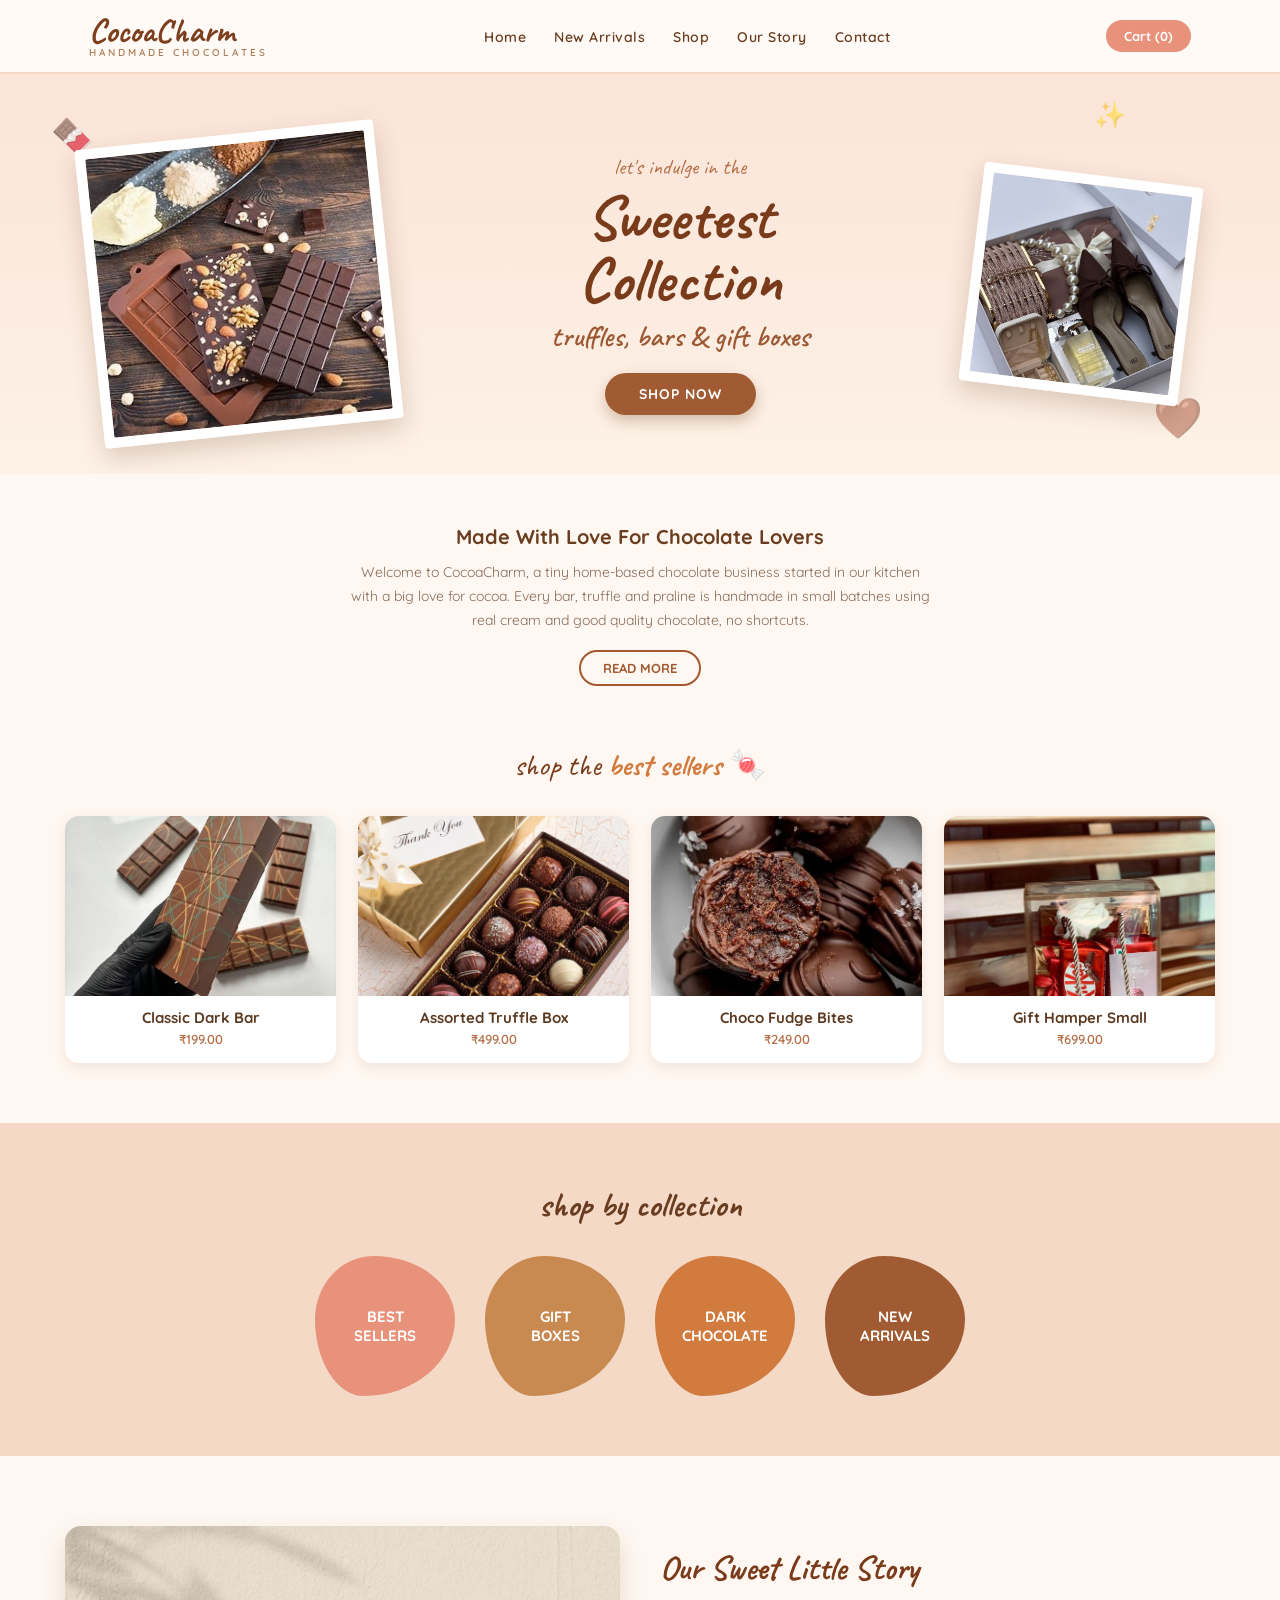
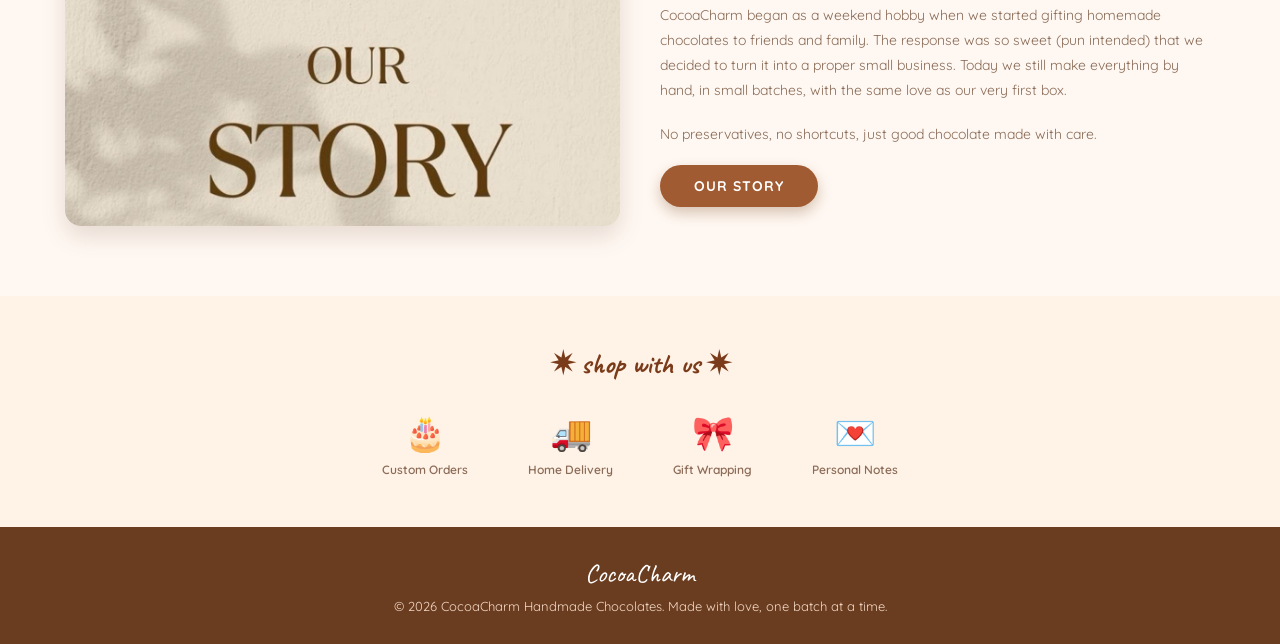
<file: Web_Task1_LandingPage/index.html>
<!DOCTYPE html>
<html lang="en">
<head>
<meta charset="UTF-8">
<meta name="viewport" content="width=device-width, initial-scale=1.0">
<title>CocoaCharm - Handmade Chocolates</title>

<!-- fonts -->
<link rel="preconnect" href="https://fonts.googleapis.com">
<link href="https://fonts.googleapis.com/css2?family=Quicksand:wght@400;500;600;700&family=Caveat:wght@600;700&display=swap" rel="stylesheet">


<style>

  /*basic reset*/
  * {
    margin: 0;
    padding: 0;
    box-sizing: border-box;
  }

  body {
    font-family: 'Quicksand', sans-serif;
    background: #fff8f2;
    color: #4a2c1f;
  }

  a {
    text-decoration: none;
    color: inherit;
  }

  ul {
    list-style: none;
  }

  img {
    max-width: 100%;
    display: block;
  }

  .wrapper {
    max-width: 1150px;
    margin: 0 auto;
    padding: 0 24px;
  }

  /* script */
  .script {
    font-family: 'Caveat', cursive;
  }

  /* NAVBAR  */

  header {
    background: #fffaf6;
    border-bottom: 2px solid #f3d9c6;
    position: sticky;
    top: 0;
    z-index: 50;
  }

  .navwrap {
    display: flex;
    align-items: center;
    justify-content: space-between;
    padding: 14px 24px;
    max-width: 1150px;
    margin: 0 auto;
  }

  .logo {
    font-family: 'Caveat', cursive;
    font-size: 34px;
    font-weight: 700;
    color: #7b3f1d;
    display: flex;
    flex-direction: column;
    line-height: 1;
  }
  .logo span {
    font-family: 'Quicksand', sans-serif;
    font-size: 10px;
    letter-spacing: 3px;
    color: #a97a55;
    font-weight: 600;
  }

  nav ul {
    display: flex;
    gap: 28px;
  }

  nav a {
    font-size: 14px;
    font-weight: 600;
    color: #6b3d20;
    letter-spacing: 0.5px;
  }

  nav a:hover {
    color: #d17b3f;
  }

  .navicons {
    display: flex;
    gap: 18px;
    align-items: center;
  }

  .cart-btn {
    background: #e8927c;
    color: white;
    padding: 8px 18px;
    border-radius: 20px;
    font-weight: 700;
    font-size: 13px;
  }

  /*HERO  */

  .hero {
    background: linear-gradient(180deg, #fbe4d8 0%, #fdf1e6 100%);
    padding: 60px 0 40px;
    position: relative;
    overflow: hidden;
  }

  .hero-inner {
    display: flex;
    align-items: center;
    justify-content: space-between;
    gap: 30px;
    flex-wrap: wrap;
  }

  .hero-photo {
    width: 300px;
    border: 10px solid white;
    box-shadow: 0 10px 25px rgba(90, 50, 20, 0.2);
    transform: rotate(-6deg);
    border-radius: 4px;
  }

  .hero-photo img {
    border-radius: 2px;
    width: 100%;
    height: 280px;
    object-fit: cover;
  }

  .hero-text {
    text-align: center;
    flex: 1;
    min-width: 260px;
  }

  .hero-text .eyebrow {
    font-family: 'Caveat', cursive;
    font-size: 22px;
    color: #b5714a;
  }

  .hero-text h1 {
    font-family: 'Caveat', cursive;
    font-size: 62px;
    color: #7a3b1a;
    line-height: 1;
    margin: 6px 0;
  }

  .hero-text h2 {
    font-family: 'Caveat', cursive;
    font-size: 30px;
    font-weight: 600;
    color: #9c5a34;
    margin-bottom: 18px;
  }

  .btn-main {
    display: inline-block;
    background: #a15b32;
    color: white;
    padding: 12px 34px;
    border-radius: 30px;
    font-weight: 700;
    font-size: 14px;
    letter-spacing: 1px;
    box-shadow: 0 6px 14px rgba(120,70,30,0.3);
  }

  .btn-main:hover {
    background: #8a4a26;
  }

  .hero-photo2 {
    width: 220px;
    border: 10px solid white;
    box-shadow: 0 10px 25px rgba(90, 50, 20, 0.2);
    transform: rotate(7deg);
    border-radius: 4px;
  }

  .hero-photo2 img {
    border-radius: 2px;
    width: 100%;
    height: 200px;
    object-fit: cover;
  }

  /* little decorationse  */
  .deco {
    position: absolute;
    opacity: 0.6;
  }
  .deco.one { top: 10%; left: 4%; font-size: 34px; }
  .deco.two { bottom: 8%; right: 6%; font-size: 40px; }
  .deco.three { top: 6%; right: 12%; font-size: 26px; }

  /* INTRO TEXT */

  .intro {
    text-align: center;
    padding: 50px 20px 20px;
    max-width: 620px;
    margin: 0 auto;
  }

  .intro h3 {
    font-size: 20px;
    font-weight: 700;
    margin-bottom: 12px;
    color: #6b3d20;
  }

  .intro p {
    font-size: 14px;
    line-height: 1.7;
    color: #8a6b57;
    margin-bottom: 18px;
  }

  .btn-outline {
    display: inline-block;
    border: 2px solid #a15b32;
    color: #a15b32;
    padding: 8px 22px;
    border-radius: 30px;
    font-size: 13px;
    font-weight: 700;
  }

  .btn-outline:hover {
    background: #a15b32;
    color: white;
  }

  /* TOP SELLERS  */

  .sellers {
    padding: 40px 0 60px;
  }

  .section-title {
    text-align: center;
    margin-bottom: 32px;
  }

  .section-title .script {
    font-size: 30px;
    color: #7a3b1a;
  }

  .section-title .script b {
    color: #d17b3f;
  }

  .product-grid {
    display: grid;
    grid-template-columns: repeat(4, 1fr);
    gap: 22px;
  }

  .product-card {
    background: white;
    border-radius: 14px;
    overflow: hidden;
    box-shadow: 0 4px 14px rgba(122, 78, 40, 0.12);
    text-align: center;
    padding-bottom: 16px;
  }

  .product-card .imgbox {
    background: #fdece0;
    height: 180px;
    overflow: hidden;
  }

  .product-card .imgbox img {
    width: 100%;
    height: 100%;
    object-fit: cover;
  }

  .product-card h4 {
    margin-top: 12px;
    font-size: 15px;
    font-weight: 700;
    color: #5c3a22;
  }

  .product-card .price {
    color: #b5714a;
    font-size: 13px;
    margin-top: 4px;
    font-weight: 600;
  }

  /*SHOP BY COLLECTION  */

  .collection {
    background: #f3d9c6;
    padding: 60px 0;
    text-align: center;
  }

  .collection h3 {
    font-family: 'Caveat', cursive;
    font-size: 34px;
    color: #6b3d20;
    margin-bottom: 30px;
  }

  .blob-row {
    display: flex;
    justify-content: center;
    gap: 30px;
    flex-wrap: wrap;
  }

  .blob {
    width: 140px;
    height: 140px;
    display: flex;
    align-items: center;
    justify-content: center;
    color: white;
    font-weight: 700;
    font-size: 15px;
    text-align: center;
    border-radius: 42% 58% 65% 35% / 45% 45% 55% 55%;
    transition: transform 0.2s ease;
  }

  .blob:hover {
    transform: scale(1.06) rotate(2deg);
  }

  .blob.b1 { background: #e8927c; }
  .blob.b2 { background: #c98a52; }
  .blob.b3 { background: #d17b3f; }
  .blob.b4 { background: #a15b32; }

  /* STORY SECTION */

  .story {
    display: flex;
    align-items: center;
    gap: 40px;
    padding: 70px 0;
    flex-wrap: wrap;
  }

  .story-text {
    flex: 1;
    min-width: 260px;
  }

  .story-text h3 {
    font-family: 'Caveat', cursive;
    font-size: 34px;
    color: #7a3b1a;
    margin-bottom: 14px;
  }

  .story-text p {
    font-size: 14px;
    line-height: 1.8;
    color: #8a6b57;
    margin-bottom: 18px;
  }

  .story-img {
    flex: 1;
    min-width: 260px;
  }

  .story-img .photo-frame {
    background: #fdece0;
    border-radius: 16px;
    height: 300px;
    overflow: hidden;
    box-shadow: 0 10px 25px rgba(90,50,20,0.15);
  }

  .story-img .photo-frame img {
    width: 100%;
    height: 100%;
    object-fit: cover;
  }

  /* SHOP WITH US ICON STRIP  */

  .shopwithus {
    background: #fff2e6;
    padding: 50px 0;
    text-align: center;
  }

  .shopwithus h3 {
    font-family: 'Caveat', cursive;
    font-size: 28px;
    color: #7a3b1a;
    margin-bottom: 30px;
  }

  .icon-row {
    display: flex;
    justify-content: center;
    gap: 60px;
    flex-wrap: wrap;
  }

  .icon-item {
    font-size: 34px;
  }

  .icon-item p {
    font-size: 12px;
    margin-top: 8px;
    color: #8a6b57;
    font-weight: 600;
  }

  /* FOOTER */

  footer {
    background: #6b3d20;
    color: #f3d9c6;
    text-align: center;
    padding: 30px 10px;
    font-size: 13px;
  }

  footer .logo2 {
    font-family: 'Caveat', cursive;
    font-size: 26px;
    color: white;
    margin-bottom: 8px;
  }

  /* MOBILE */

  @media (max-width: 750px) {

    nav ul {
      display: none; 
    }

    .hero-text h1 {
      font-size: 44px;
    }

    .hero-photo, .hero-photo2 {
      width: 150px;
    }

    .product-grid {
      grid-template-columns: repeat(2, 1fr);
    }

    .story {
      flex-direction: column;
    }

    .blob {
      width: 110px;
      height: 110px;
      font-size: 13px;
    }
  }

</style>
</head>
<body>

  <header>
    <div class="navwrap">
      <div class="logo">CocoaCharm <span>HANDMADE CHOCOLATES</span></div>
      <nav>
        <ul>
          <li><a href="#">Home</a></li>
          <li><a href="#">New Arrivals</a></li>
          <li><a href="#">Shop</a></li>
          <li><a href="#">Our Story</a></li>
          <li><a href="#">Contact</a></li>
        </ul>
      </nav>
      <div class="navicons">
        <a href="#" class="cart-btn">Cart (0)</a>
      </div>
    </div>
  </header>

  <section class="hero">
    <span class="deco one">🍫</span>
    <span class="deco two">🤎</span>
    <span class="deco three">✨</span>
    <div class="wrapper hero-inner">

      <div class="hero-photo">
        <img src="assets/images/chocolate_bar.jpeg" alt="chocolate bar">
      </div>

      <div class="hero-text">
        <p class="eyebrow">let's indulge in the</p>
        <h1>Sweetest<br>Collection</h1>
        <h2>truffles, bars &amp; gift boxes</h2>
        <a href="#" class="btn-main">SHOP NOW</a>
      </div>

      <div class="hero-photo2">
        <img src="assets/images/gift_hamper.jpeg" alt="gift box">
      </div>

    </div>
  </section>

  <section class="intro wrapper">
    <h3>Made With Love For Chocolate Lovers</h3>
    <p>
      Welcome to CocoaCharm, a tiny home-based chocolate business started
      in our kitchen with a big love for cocoa. Every bar, truffle and
      praline is handmade in small batches using real cream and good
      quality chocolate, no shortcuts.
    </p>
    <a href="#" class="btn-outline">READ MORE</a>
  </section>

  <section class="sellers wrapper">
    <div class="section-title">
      <p class="script">shop the <b>best sellers</b> 🍬</p>
    </div>
    <div class="product-grid">

      <div class="product-card">
        <div class="imgbox"><img src="assets/images/bestseller_dark.jpeg" alt="Classic Dark Bar"></div>
        <h4>Classic Dark Bar</h4>
        <p class="price">₹199.00</p>
      </div>

      <div class="product-card">
        <div class="imgbox"><img src="assets/images/truffle.jpeg" alt="Assorted Truffle Box"></div>
        <h4>Assorted Truffle Box</h4>
        <p class="price">₹499.00</p>
      </div>

      <div class="product-card">
        <div class="imgbox"><img src="assets/images/fudge_bites.jpeg" alt="Choco Fudge Bites"></div>
        <h4>Choco Fudge Bites</h4>
        <p class="price">₹249.00</p>
      </div>

      <div class="product-card">
        <div class="imgbox"><img src="assets/images/small_hamper.jpeg" alt="Gift Hamper Small"></div>
        <h4>Gift Hamper Small</h4>
        <p class="price">₹699.00</p>
      </div>

    </div>
  </section>

  <section class="collection">
    <h3>shop by collection</h3>
    <div class="wrapper blob-row">
      <div class="blob b1">BEST<br>SELLERS</div>
      <div class="blob b2">GIFT<br>BOXES</div>
      <div class="blob b3">DARK<br>CHOCOLATE</div>
      <div class="blob b4">NEW<br>ARRIVALS</div>
    </div>
  </section>

  <section class="story wrapper">
    <div class="story-img">
      <div class="photo-frame"><img src="assets/images/our_story.jpeg" alt="our story"></div>
    </div>
    <div class="story-text">
      <h3>Our Sweet Little Story</h3>
      <p>
        CocoaCharm began as a weekend hobby when we started gifting
        homemade chocolates to friends and family. The response was so
        sweet (pun intended) that we decided to turn it into a proper
        small business. Today we still make everything by hand, in
        small batches, with the same love as our very first box.
      </p>
      <p>
        No preservatives, no shortcuts, just good chocolate made with
        care.
      </p>
      <a href="#" class="btn-main">OUR STORY</a>
    </div>
  </section>

  <section class="shopwithus">
    <h3>✷ shop with us ✷</h3>
    <div class="wrapper icon-row">
      <div class="icon-item">🎂<p>Custom Orders</p></div>
      <div class="icon-item">🚚<p>Home Delivery</p></div>
      <div class="icon-item">🎀<p>Gift Wrapping</p></div>
      <div class="icon-item">💌<p>Personal Notes</p></div>
    </div>
  </section>

  <footer>
    <div class="logo2">CocoaCharm</div>
    <p>&copy; 2026 CocoaCharm Handmade Chocolates. Made with love, one batch at a time.</p>
  </footer>

</body>
</html>
</file>
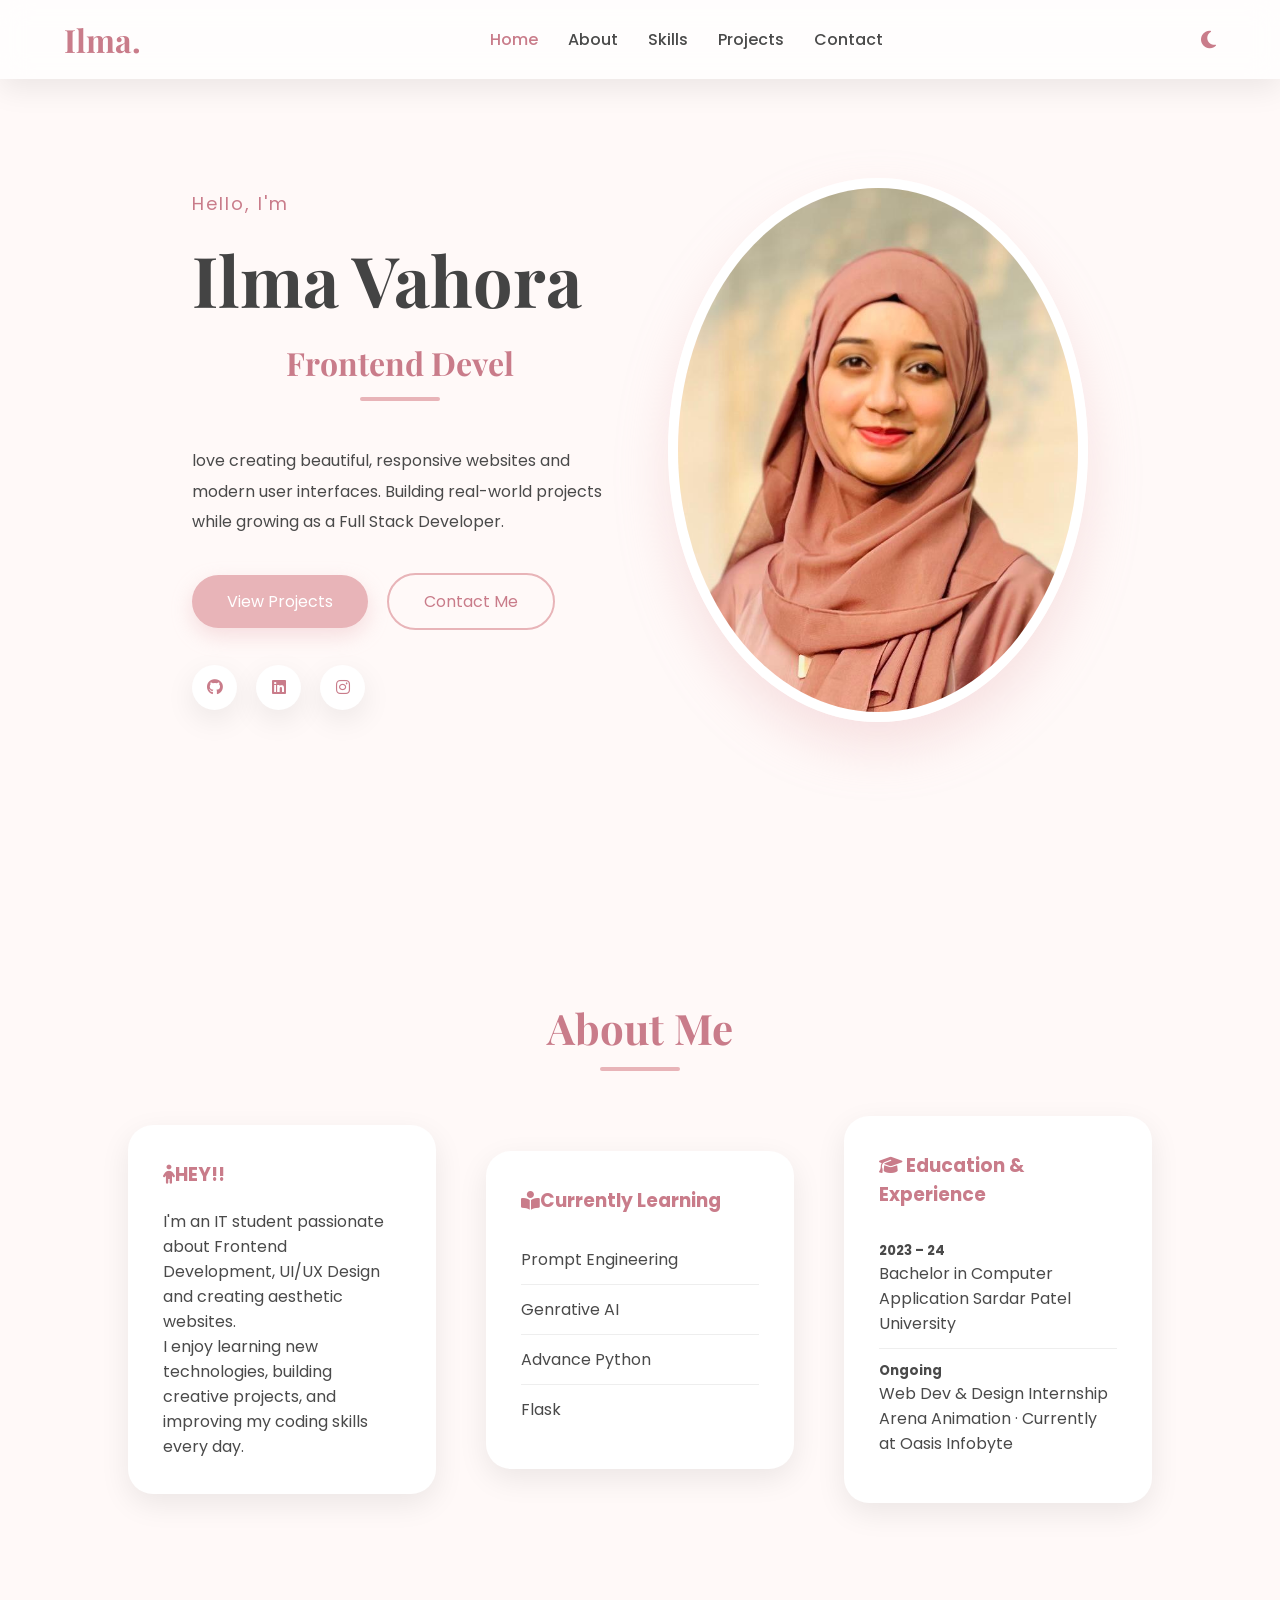
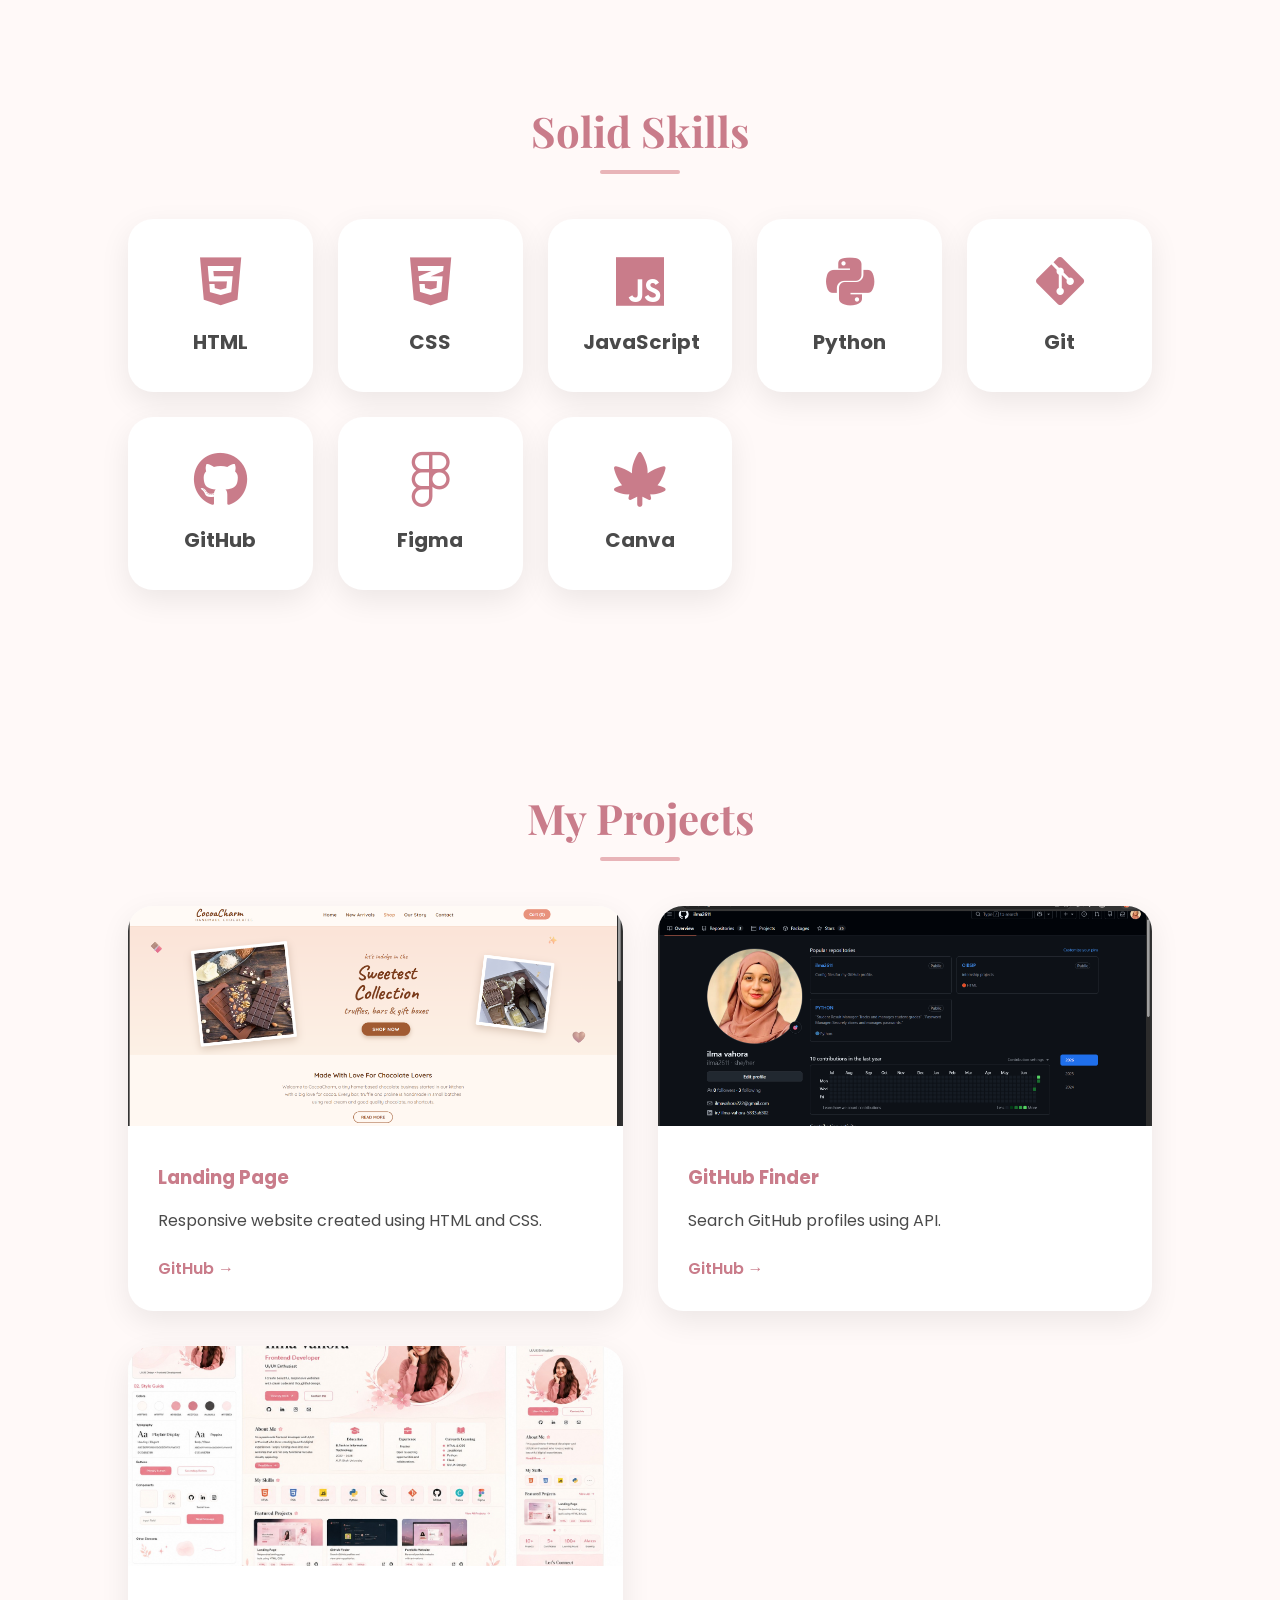
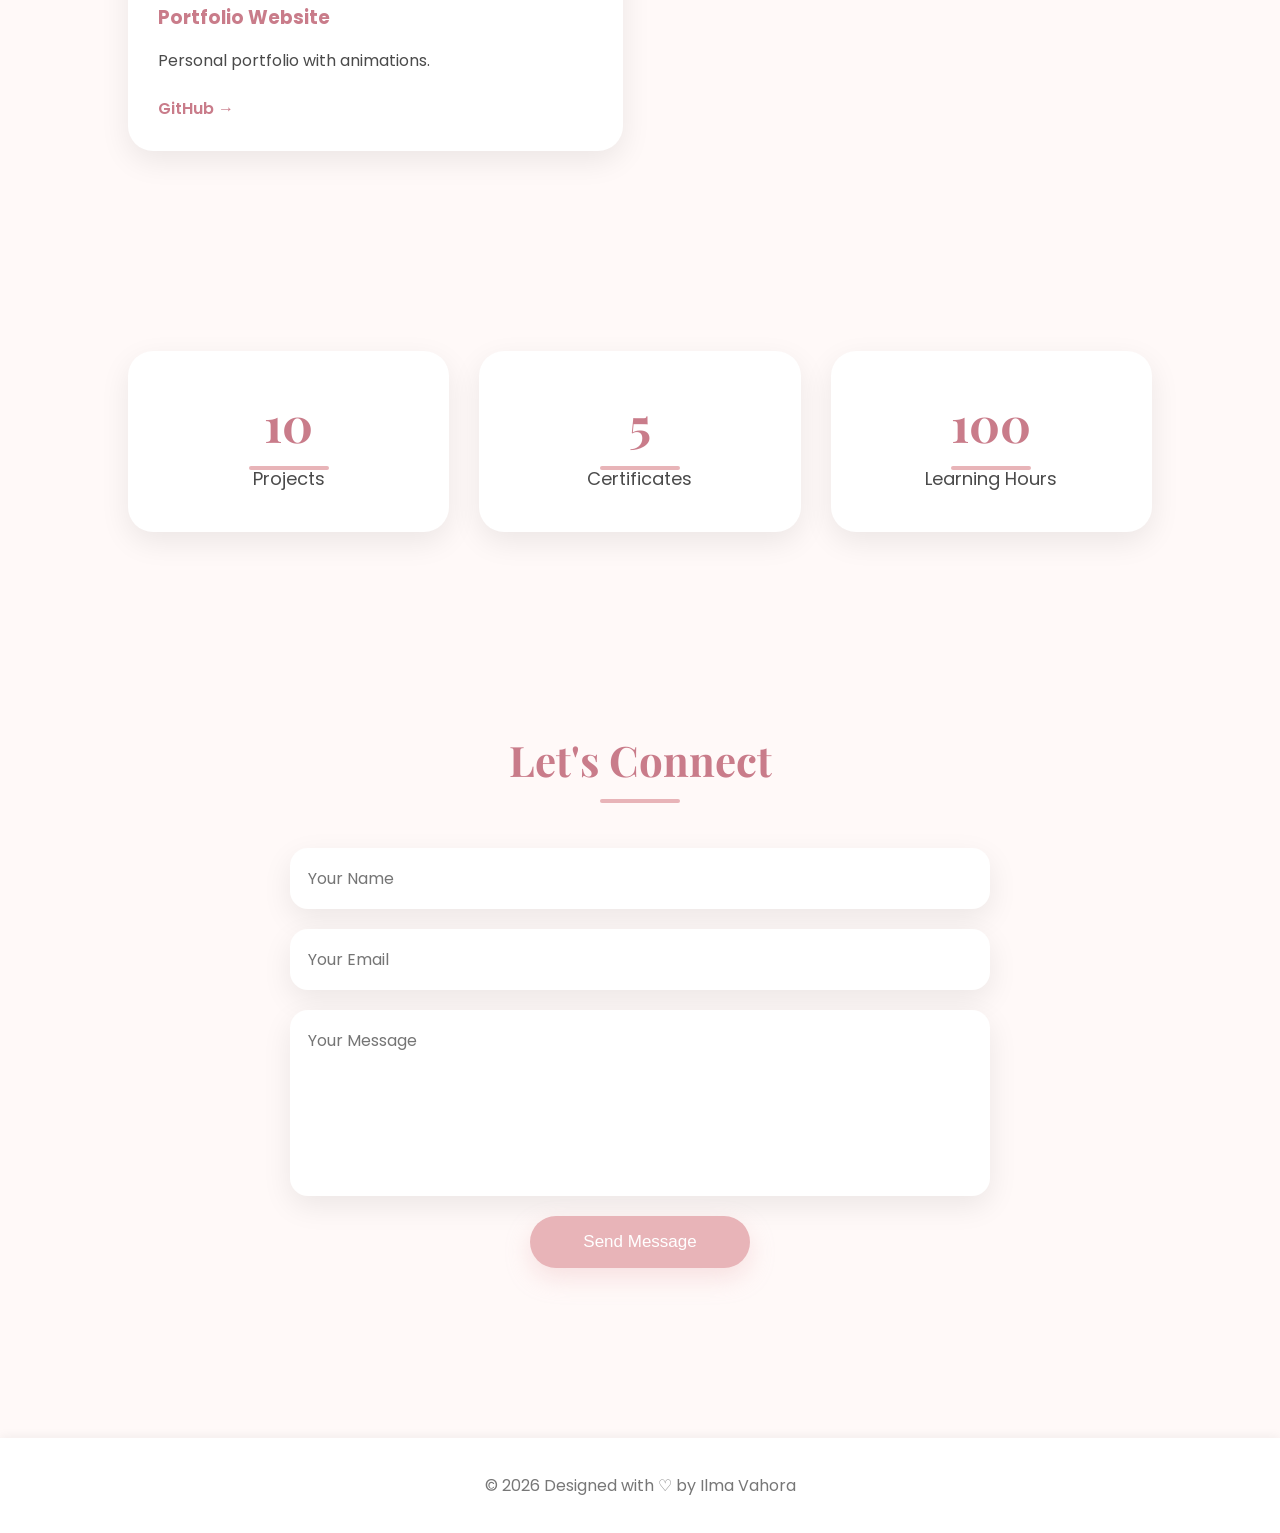
<file: Web_Task2_Portfolio/index.html>
<!DOCTYPE html>
<html lang="en">

<head>
    <meta charset="UTF-8">
    <meta name="viewport" content="width=device-width, initial-scale=1.0">

    <title>Ilma | Portfolio</title>

    <!-- CSS -->
    <link rel="stylesheet" href="style.css">

    <!-- Google Fonts -->
    <link rel="preconnect" href="https://fonts.googleapis.com">
    <link rel="preconnect" href="https://fonts.gstatic.com" crossorigin>

    <link href="https://fonts.googleapis.com/css2?family=Playfair+Display:wght@600;700&family=Poppins:wght@300;400;500;600;700&display=swap" rel="stylesheet">

    <!-- Font Awesome -->
    <link rel="stylesheet"
        href="https://cdnjs.cloudflare.com/ajax/libs/font-awesome/6.7.2/css/all.min.css">

</head>

<body>

    <!-- Scroll Progress -->

    <div id="progress-bar"></div>

    <!-- Navbar -->

    <header>

        <nav>

            <div class="logo">
                Ilma.
            </div>

            <ul>

                <li><a href="#home">Home</a></li>

                <li><a href="#about">About</a></li>

                <li><a href="#skills">Skills</a></li>

                <li><a href="#projects">Projects</a></li>

                <li><a href="#contact">Contact</a></li>

            </ul>

            <div class="nav-icons">

                <i class="fa-solid fa-moon" id="theme-btn"></i>

            </div>

        </nav>

    </header>

    <!-- Hero -->

    <section class="hero" id="home">

        <div class="hero-text">

            <p>Hello, I'm</p>

            <h1>Ilma Vahora</h1>

            <h2>
                <span id="typing"></span>
            </h2>

            <p class="hero-description">

                love creating beautiful, responsive websites
                 and modern user interfaces. Building real-world projects
                 while growing as a Full Stack Developer.

            </p>

            <div class="hero-buttons">

                <a href="#projects" class="btn">
                    View Projects
                </a>

                <a href="#contact" class="btn-outline">
                    Contact Me
                </a>

            </div>

            <div class="social-icons">

                <a href="https://github.com/ilma2611"><i class="fab fa-github"></i></a>

                <a href="https://www.linkedin.com/in/ilma-vahora-5833a6302/"><i class="fab fa-linkedin"></i></a>

                <a href="https://www.instagram.com/ilmavahora.26?igsh=czhyemF4dXBzdG43&utm_source=qr"><i class="fab fa-instagram"></i></a>

            </div>

        </div>

        <div class="hero-image">

            <img src="assets/image/profilepic.jpeg" alt="Profile">

        </div>

    </section>

    <!-- About -->

    <section class="about reveal" id="about">

        <h2>About Me</h2>

        <div class="about-container">

            <div class="about-card">
                <h3><i class="fa-solid fa-child"></i>HEY!!</h3>
                <p>

                     I'm an IT student passionate
                    about Frontend Development,
                    UI/UX Design and creating aesthetic websites.

                </p>

                <p>

                    I enjoy learning new technologies,
                    building creative projects,
                    and improving my coding skills every day.

                </p>

            </div>

            <div class="about-card">

                <h3><i class="fa-solid fa-book-open-reader"></i>Currently Learning</h3>

                <ul>

                    <li>Prompt Engineering</li>

                    <li>Genrative AI</li>

                    <li>Advance Python</li>

                    <li>Flask</li>

                </ul>

            </div>

            

                <div class="about-card about-card--timeline">
                    <h3><i class="fa-solid fa-graduation-cap"></i> Education &amp; Experience</h3>
    
                    <ul class="timeline">
                        <li class="timeline-item">
                            <span class="timeline-dot"></span>
                            <h5><span class="timeline-year">2023 – 24</span></h5>
                            <span class="timeline-title">Bachelor in Computer Application</span>
                            <span class="timeline-sub">Sardar Patel University</span>
                        </li>
                        <li class="timeline-item">
                            <span class="timeline-dot"></span>
                            <h5><span class="timeline-year">Ongoing</span></h5>
                            <span class="timeline-title">Web Dev &amp; Design Internship</span>
                            <span class="timeline-sub">Arena Animation &middot; Currently at Oasis Infobyte</span>
                        </li>
                    </ul>
                

            </div>

        </div>

    </section>

    <!-- Skills -->

    <section class="skills reveal" id="skills">

        <h2>Solid Skills</h2>

        <div class="skills-grid">

            <div class="skill-card">

                <i class="fab fa-html5"></i>

                <h3>HTML</h3>

            </div>

            <div class="skill-card">

                <i class="fab fa-css3-alt"></i>

                <h3>CSS</h3>

            </div>

            <div class="skill-card">

                <i class="fab fa-js"></i>

                <h3>JavaScript</h3>

            </div>

            <div class="skill-card">

                <i class="fab fa-python"></i>

                <h3>Python</h3>

            </div>

            <div class="skill-card">

                <i class="fab fa-git-alt"></i>

                <h3>Git</h3>

            </div>

            <div class="skill-card">

                <i class="fab fa-github"></i>

                <h3>GitHub</h3>

            </div>
            <div class="skill-card">

                <i class="fab fa-figma"></i>

                <h3>Figma</h3>

            </div>
            <div class="skill-card">

                <i class="fa-solid fa-cannabis"></i>

                <h3>Canva</h3>

            </div>
        </div>

    </section>

    <!-- Projects -->

    <section class="projects reveal" id="projects">

        <h2>My Projects</h2>

        <div class="project-grid">

            <div class="project-card">

                <img src="assets/image/landing.png" alt="">

                <div class="project-info">

                    <h3>Landing Page</h3>

                    <p>

                        Responsive website created
                        using HTML and CSS.

                    </p>

                    <a href="https://github.com/ilma2611/OIBSIP/tree/main/Web_Task1_LandingPage">GitHub →</a>

                </div>

            </div>

            <div class="project-card">

                <img src="assets/image/github.png" alt="">

                <div class="project-info">

                    <h3>GitHub Finder</h3>

                    <p>

                        Search GitHub profiles using API.

                    </p>

                    <a href="https://github.com/ilma2611">GitHub →</a>

                </div>

            </div>

            <div class="project-card">

                <img src="assets/image/p3.jpeg" alt="">

                <div class="project-info">

                    <h3>Portfolio Website</h3>

                    <p>

                        Personal portfolio with animations.

                    </p>

                    <a href="https://github.com/ilma2611">GitHub →</a>

                </div>

            </div>

        </div>

    </section>

    <!-- Stats -->

    <section class="stats reveal">

        <div class="stat-box">

            <h2 class="counter" data-target="10">0</h2>

            <p>Projects</p>

        </div>

        <div class="stat-box">

            <h2 class="counter" data-target="5">0</h2>

            <p>Certificates</p>

        </div>

        <div class="stat-box">

            <h2 class="counter" data-target="100">0</h2>

            <p>Learning Hours</p>

        </div>

    </section>

    <!-- Contact -->

    <section class="contact reveal" id="contact">
        <h2>Let's Connect</h2>
             <form>

            <input type="text" placeholder="Your Name">

            <input type="email" placeholder="Your Email">

            <textarea rows="6" placeholder="Your Message"></textarea>

            <button type="submit">
                    Send Message
            </button>
        </form>
</section>

    <!-- Footer -->

    <footer>

        <p>

            © <span id="year"></span>

            Designed with ♡ by Ilma Vahora

        </p>
        

    </footer>

    <!-- Back To Top -->

    <button id="topBtn">

        ↑

    </button>

    <script src="script.js"></script>

</body>

</html>
</file>
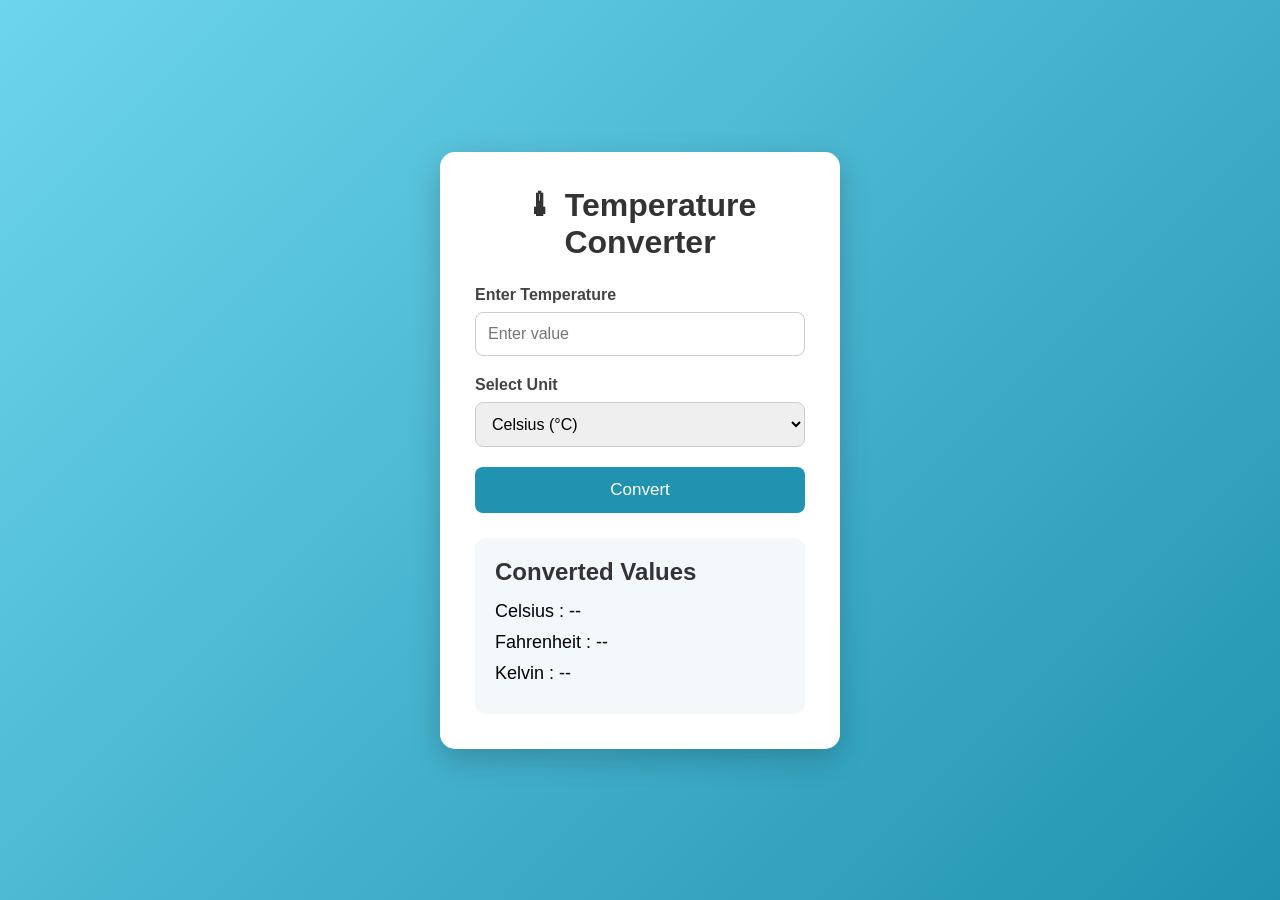
<file: Web_Task3_Temperature-Converter/index.html>
<!DOCTYPE html>
<html lang="en">

<head>
    <meta charset="UTF-8">
    <meta name="viewport" content="width=device-width, initial-scale=1.0">
    <title>Temperature Converter</title>

    <link rel="stylesheet" href="style.css">
</head>

<body>

    <div class="container">

        <h1>🌡 Temperature Converter</h1>

        <div class="input-box">

            <label>Enter Temperature</label>

            <input
                type="text"
                id="temperature"
                placeholder="Enter value">

        </div>

        <div class="input-box">

            <label>Select Unit</label>

            <select id="unit">
                <option value="celsius">Celsius (°C)</option>
                <option value="fahrenheit">Fahrenheit (°F)</option>
                <option value="kelvin">Kelvin (K)</option>
            </select>

        </div>

        <button id="convertBtn">
            Convert
        </button>

        <p id="error"></p>

        <div class="result">

            <h2>Converted Values</h2>

            <p id="celsiusResult">Celsius : --</p>

            <p id="fahrenheitResult">Fahrenheit : --</p>

            <p id="kelvinResult">Kelvin : --</p>

        </div>

    </div>

<script src="script.js"></script>

</body>

</html>
</file>
<file: Web_Task2_Portfolio/style.css>
@import url('https://fonts.googleapis.com/css2?family=Playfair+Display:wght@600;700&family=Poppins:wght@300;400;500;600;700&display=swap');

*{
    margin:0;
    padding:0;
    box-sizing:border-box;
    scroll-behavior:smooth;
}

html{
    scroll-behavior:smooth;
}

body{
    font-family:'Poppins',sans-serif;
    background:#FFF9F8;
    color:#4a4a4a;
    overflow-x:hidden;
}

/*COLORS*/

:root{

    --primary:#E8B4B8;
    --secondary:#FFF0F2;
    --dark:#4A4A4A;
    --white:#ffffff;
    --accent:#C97C8A;
    --shadow:0 10px 30px rgba(0,0,0,.08);

}

/*  SCROLL BAR*/

::-webkit-scrollbar{
    width:8px;
}

::-webkit-scrollbar-thumb{
    background:var(--primary);
    border-radius:20px;
}

::-webkit-scrollbar-track{
    background:#fff;
}

/*PROGRESS BAR */

#progress-bar{

    position:fixed;
    top:0;
    left:0;

    height:5px;
    width:0%;

    background:linear-gradient(to right,#E8B4B8,#C97C8A);

    z-index:9999;

}

/* NAVBAR*/

header{

    position:fixed;

    width:100%;

    top:0;

    z-index:1000;

    backdrop-filter:blur(15px);

    background:rgba(255,255,255,.7);

    box-shadow:var(--shadow);

}

nav{

    width:90%;

    margin:auto;

    display:flex;

    justify-content:space-between;

    align-items:center;

    padding:18px 0;

}

.logo{

    font-family:'Playfair Display',serif;

    font-size:32px;

    color:var(--accent);

    font-weight:bold;

}

nav ul
{

    list-style:none;
    display:flex;

}

nav ul li
{

    margin-left:30px;

}

nav ul li a
{

    text-decoration:none;
    color:var(--dark);
    font-weight:500;
    transition:.3s;

}

nav ul li a:hover
{

    color:var(--accent);

}

nav ul li a.active{

    color:var(--accent);

}

.nav-icons
{

    display:flex;

    align-items:center;

}

.nav-icons i
{

    font-size:20px;

    cursor:pointer;

    color:var(--accent);

    transition:.3s;

}

.nav-icons i:hover
{

    transform:rotate(25deg);

}

/* HERO*/

.hero
{

    width:90%;

    margin:auto;

    min-height:100vh;

    display:flex;

    align-items:center;

    justify-content:space-between;

    gap:60px;

}

.hero-text
{

    flex:1;

}

.hero-text p:first-child
{

    color:var(--accent);

    letter-spacing:2px;

    font-size:18px;

}

.hero-text h1
{

    font-family:'Playfair Display',serif;

    font-size:70px;

    margin:15px 0;

    color:#444;

}

.hero-text h2
{

    color:var(--accent);

    height:45px;

    font-size:32px;

}

.hero-description
{

    margin-top:25px;

    line-height:1.9;

    max-width:600px;

}

/*BUTTONS*/

.hero-buttons
{

    margin-top:35px;

}

.btn
{

    display:inline-block;

    background:var(--primary);

    color:white;

    text-decoration:none;

    padding:14px 35px;

    border-radius:50px;

    margin-right:15px;

    transition:.4s;

    box-shadow:0 8px 20px rgba(232,180,184,.4);

}

.btn:hover

{

    transform:translateY(-6px);

}

.btn-outline{

    display:inline-block;

    border:2px solid var(--primary);

    color:var(--accent);

    text-decoration:none;

    padding:14px 35px;

    border-radius:50px;

    transition:.4s;

}

.btn-outline:hover
{

    background:var(--primary);

    color:white;

}

/* SOCIAL ICONS */

.social-icons
{

    margin-top:35px;

}

.social-icons a
{

    display:inline-flex;

    justify-content:center;

    align-items:center;

    width:45px;

    height:45px;

    border-radius:50%;

    background:white;

    margin-right:15px;

    color:var(--accent);

    text-decoration:none;

    box-shadow:var(--shadow);

    transition:.4s;

}

.social-icons a:hover
{

    transform:translateY(-8px);

}

/* HERO IMAGE*/

.hero-image{

    flex:1;

    display:flex;

    justify-content:center;

}

.hero-image img{

    width:420px;

    border-radius:50%;

    border:10px solid white;

    box-shadow:0 25px 50px rgba(232,180,184,.35);

    animation:float 4s ease-in-out infinite;

}

/* FLOAT ANIMATION */

@keyframes float{

    0%{

        transform:translateY(0);

    }

    50%{

        transform:translateY(-18px);

    }

    100%{

        transform:translateY(0);

    }

}
/*SECTION TITLE*/

section{
    padding:100px 10%;
}

section h2{
    font-family:'Playfair Display', serif;
    font-size:42px;
    text-align:center;
    color:var(--accent);
    margin-bottom:60px;
    position:relative;
}

section h2::after{
    content:"";
    width:80px;
    height:4px;
    background:var(--primary);
    position:absolute;
    left:50%;
    transform:translateX(-50%);
    bottom:-15px;
    border-radius:20px;
}

/* ABOUT SECTION*/

.about-container{
    display:flex;
    justify-content:space-between;
    align-items:center;
    gap:50px;
    flex-wrap:wrap;
}

.about-text{
    flex:1;
}

.about-text p{
    line-height:2;
    margin-bottom:20px;
    font-size:17px;
}

.about-card{
    flex:1;
    background:white;
    padding:35px;
    border-radius:25px;
    box-shadow:var(--shadow);
    transition:.4s;
}

.about-card:hover{
    transform:translateY(-10px);
}

.about-card h3{
    color:var(--accent);
    margin-bottom:20px;
}

.about-card ul{
    list-style:none;
}

.about-card li{
    padding:12px 0;
    border-bottom:1px solid #eee;
}

.about-card li:last-child{
    border:none;
}

/* SKILLS*/

.skills-grid{
    display:grid;
    grid-template-columns:repeat(auto-fit,minmax(180px,1fr));
    gap:25px;
}

.skill-card{

    background:white;

    padding:35px;

    border-radius:25px;

    text-align:center;

    box-shadow:var(--shadow);

    transition:.4s;

    cursor:pointer;

}

.skill-card:hover{

    transform:translateY(-12px);

    background:var(--secondary);

}

.skill-card i{

    font-size:55px;

    color:var(--accent);

    margin-bottom:18px;

}

.skill-card h3{

    font-size:20px;

}

/* PROJECTS*/

.project-grid{

    display:grid;

    grid-template-columns:repeat(auto-fit,minmax(320px,1fr));

    gap:35px;

}

.project-card{

    background:white;

    border-radius:25px;

    overflow:hidden;

    box-shadow:var(--shadow);

    transition:.4s;

}

.project-card:hover{

    transform:translateY(-12px);

}

.project-card img{

    width:100%;

    height:220px;

    object-fit:cover;

}

.project-info{

    padding:30px;

}

.project-info h3{

    color:var(--accent);

    margin-bottom:15px;

}

.project-info p{

    line-height:1.8;

    margin-bottom:20px;

}

.project-info a{

    text-decoration:none;

    color:var(--accent);

    font-weight:600;

}

.project-card:hover img{

    transform:scale(1.05);

    transition:.5s;

}

/* STATS */

.stats{

    display:grid;

    grid-template-columns:repeat(auto-fit,minmax(220px,1fr));

    gap:30px;

}

.stat-box{

    background:white;

    padding:40px;

    text-align:center;

    border-radius:25px;

    box-shadow:var(--shadow);

    transition:.4s;

}

.stat-box:hover{

    transform:translateY(-10px);

    background:var(--secondary);

}

.stat-box h2{

    color:var(--accent);

    font-size:48px;

    margin-bottom:10px;

}

.stat-box p{

    font-size:18px;

}

/* REVEAL ANIMATION */

.reveal{

    opacity:0;

    transform:translateY(70px);

    transition:all 1s ease;

}

.reveal.active{

    opacity:1;

    transform:translateY(0);

}
/*  CONTACT SECTION */

.contact form{

    max-width:700px;

    margin:auto;

    display:flex;

    flex-direction:column;

    gap:20px;

}

.contact input,
.contact textarea{

    padding:18px;

    border:none;

    outline:none;

    border-radius:18px;

    background:white;

    box-shadow:var(--shadow);

    font-size:16px;

    font-family:'Poppins',sans-serif;

}

.contact textarea{

    resize:none;

}

.contact button{

    width:220px;

    margin:auto;

    padding:16px;

    border:none;

    border-radius:50px;

    background:var(--primary);

    color:white;

    font-size:17px;

    cursor:pointer;

    transition:.4s;

    box-shadow:0 10px 25px rgba(232,180,184,.35);

}

.contact button:hover{

    transform:translateY(-6px);

    background:var(--accent);

}

/* FOOTER */

footer{

    text-align:center;

    padding:35px;

    background:#fff;

    margin-top:70px;

    box-shadow:0 -2px 10px rgba(0,0,0,.05);

}

footer p{

    color:#777;

}

/* BACK TO TOP BUTTON */

#topBtn{

    position:fixed;

    right:30px;

    bottom:30px;

    width:55px;

    height:55px;

    border:none;

    border-radius:50%;

    background:var(--accent);

    color:white;

    font-size:22px;

    cursor:pointer;

    display:none;

    transition:.4s;

    box-shadow:var(--shadow);

    z-index:999;

}

#topBtn:hover{

    transform:translateY(-8px);

}

/* DARK MODE */

body.dark{

    background:#1f1f1f;

    color:#f2f2f2;

}

body.dark header{

    background:rgba(30,30,30,.85);

}

body.dark .about-card,
body.dark .skill-card,
body.dark .project-card,
body.dark .stat-box,
body.dark input,
body.dark textarea,
body.dark footer{

    background:#2b2b2b;

    color:white;

}

body.dark nav ul li a{

    color:white;

}

body.dark .logo{

    color:#F6C6CF;

}

body.dark .hero h1{

    color:white;

}

body.dark .btn-outline{

    color:white;

    border-color:#F6C6CF;

}

body.dark .btn-outline:hover{

    background:#F6C6CF;

    color:#222;

}

body.dark .social-icons a{

    background:#333;

    color:#F6C6CF;

}

body.dark .contact input,
body.dark .contact textarea{

    color:white;

}

/* RESPONSIVE */

@media(max-width:992px){

.hero{

    flex-direction:column-reverse;

    text-align:center;

    padding-top:120px;

}

.hero-text{

    width:100%;

}

.hero-description{

    margin:auto;

}

.hero-buttons{

    display:flex;

    justify-content:center;

    flex-wrap:wrap;

    gap:15px;

}

.social-icons{

    display:flex;

    justify-content:center;

}

.hero-image img{

    width:320px;

}

.about-container{

    flex-direction:column;

}

}

@media(max-width:768px){

nav{

    flex-direction:column;

    gap:20px;

}

nav ul{

    flex-wrap:wrap;

    justify-content:center;

    gap:18px;

}

nav ul li{

    margin:0;

}

.hero h1{

    font-size:46px;

}

.hero h2{

    font-size:24px;

}

section{

    padding:80px 8%;

}

.project-grid{

    grid-template-columns:1fr;

}

.skills-grid{

    grid-template-columns:repeat(2,1fr);

}

.stats{

    grid-template-columns:1fr;

}

}

@media(max-width:500px){

.hero-image img{

    width:250px;

}

.hero h1{

    font-size:36px;

}

.hero h2{

    font-size:20px;

}

.btn,
.btn-outline{

    width:100%;

    text-align:center;

}

.skills-grid{

    grid-template-columns:1fr;

}

.contact button{

    width:100%;

}

}

/* SMALL ANIMATIONS */

.skill-card,
.project-card,
.about-card,
.stat-box{

    transition:.4s ease;

}

.skill-card:hover,
.project-card:hover,
.about-card:hover,
.stat-box:hover{

    transform:translateY(-12px);

}

.hero-image img{

    transition:.4s;

}

.hero-image img:hover{

    transform:scale(1.03);

}

.btn,
.btn-outline,
.contact button{

    transition:.4s;

}

/* SELECTION COLOR */

::selection{

    background:#F7C7D0;

    color:#444;

}
</file>
<file: Web_Task3_Temperature-Converter/style.css>
*{
    margin:0;
    padding:0;
    box-sizing:border-box;
    font-family:Arial, Helvetica, sans-serif;
}

body{

    background:linear-gradient(135deg,#6dd5ed,#2193b0);

    display:flex;

    justify-content:center;

    align-items:center;

    min-height:100vh;

}

.container{

    width:400px;

    background:white;

    padding:35px;

    border-radius:15px;

    box-shadow:0 10px 30px rgba(0,0,0,.2);

}

h1{

    text-align:center;

    margin-bottom:25px;

    color:#333;

}

.input-box{

    margin-bottom:20px;

}

label{

    display:block;

    margin-bottom:8px;

    font-weight:bold;

    color:#444;

}

input,
select{

    width:100%;

    padding:12px;

    border:1px solid #ccc;

    border-radius:8px;

    font-size:16px;

}

button{

    width:100%;

    padding:13px;

    border:none;

    border-radius:8px;

    background:#2193b0;

    color:white;

    font-size:17px;

    cursor:pointer;

    transition:.3s;

}

button:hover{

    background:#176d85;

}

.result{

    margin-top:25px;

    padding:20px;

    background:#f3f8fb;

    border-radius:10px;

}

.result h2{

    margin-bottom:15px;

    color:#333;

}

.result p{

    margin:10px 0;

    font-size:18px;

}

#error{

    color:red;

    margin-top:15px;

    text-align:center;

    font-weight:bold;

}

@media(max-width:450px){

.container{

    width:90%;

}

}
</file>
